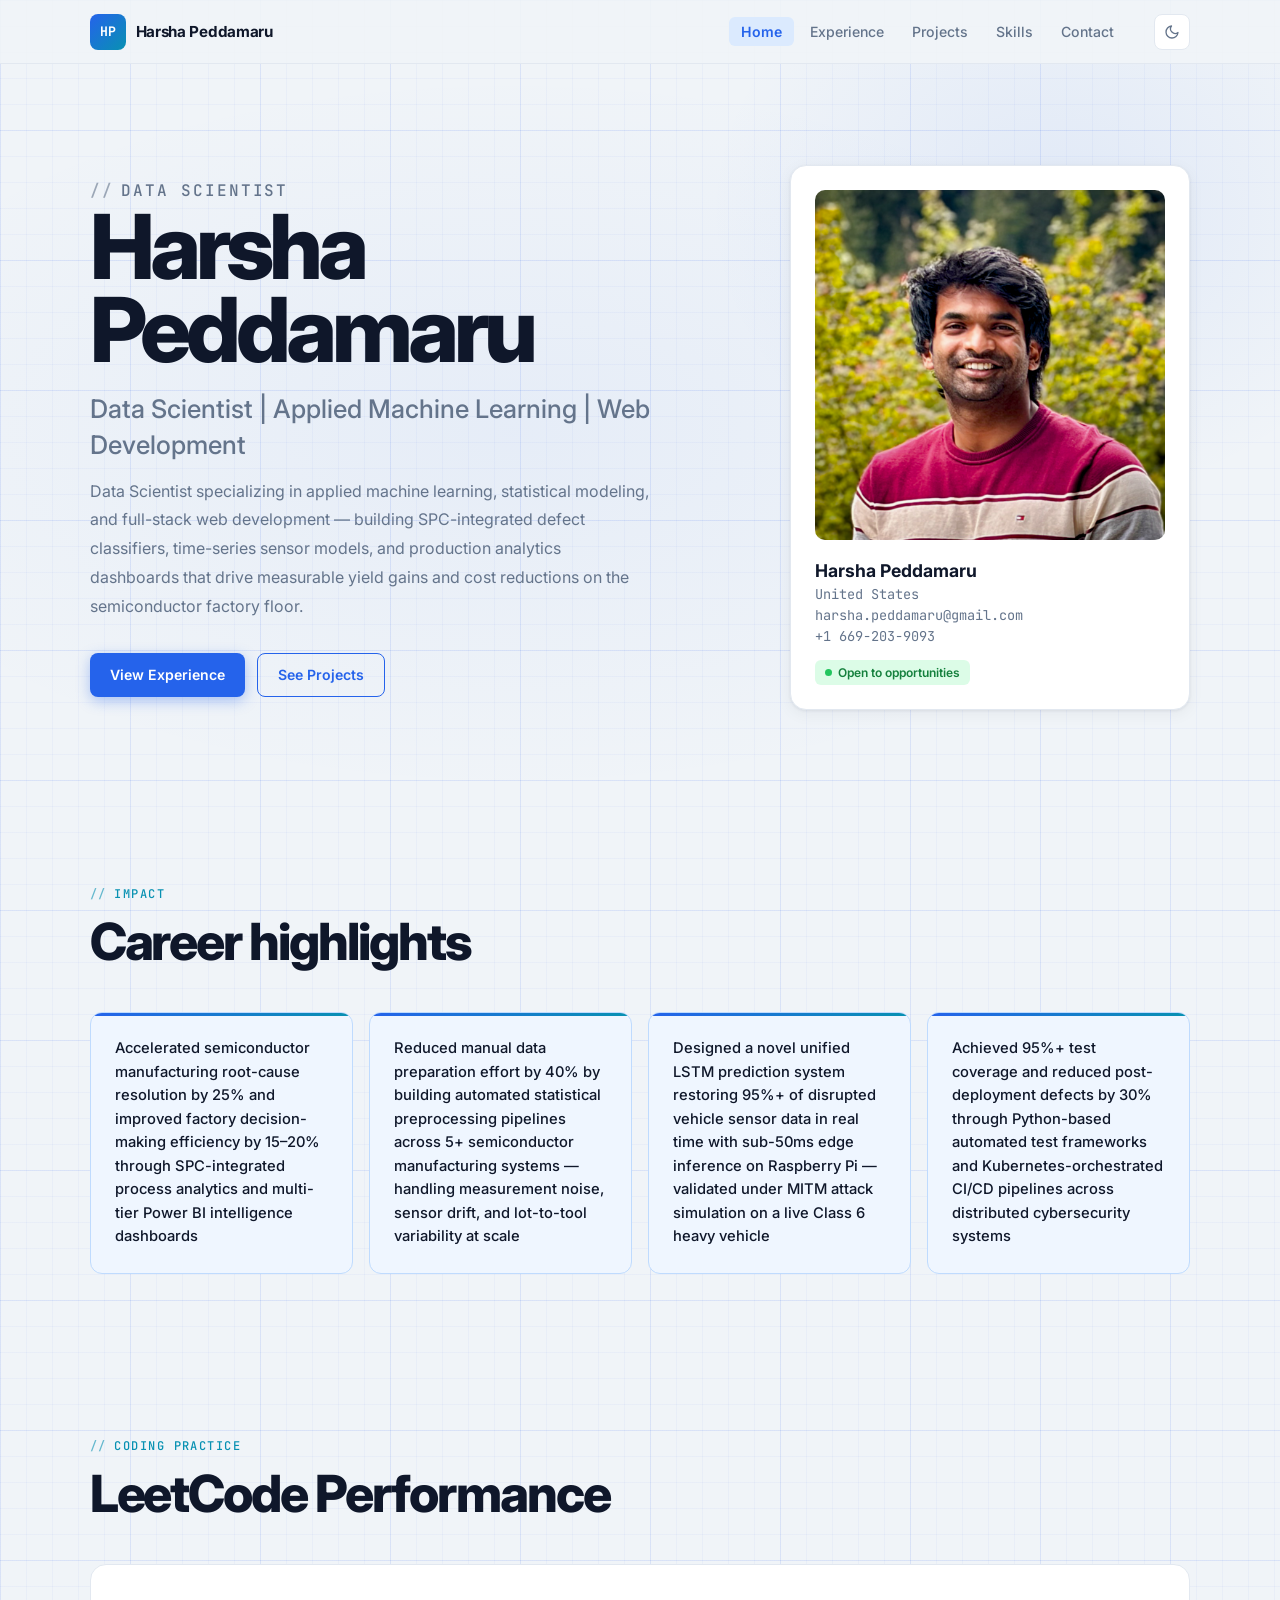
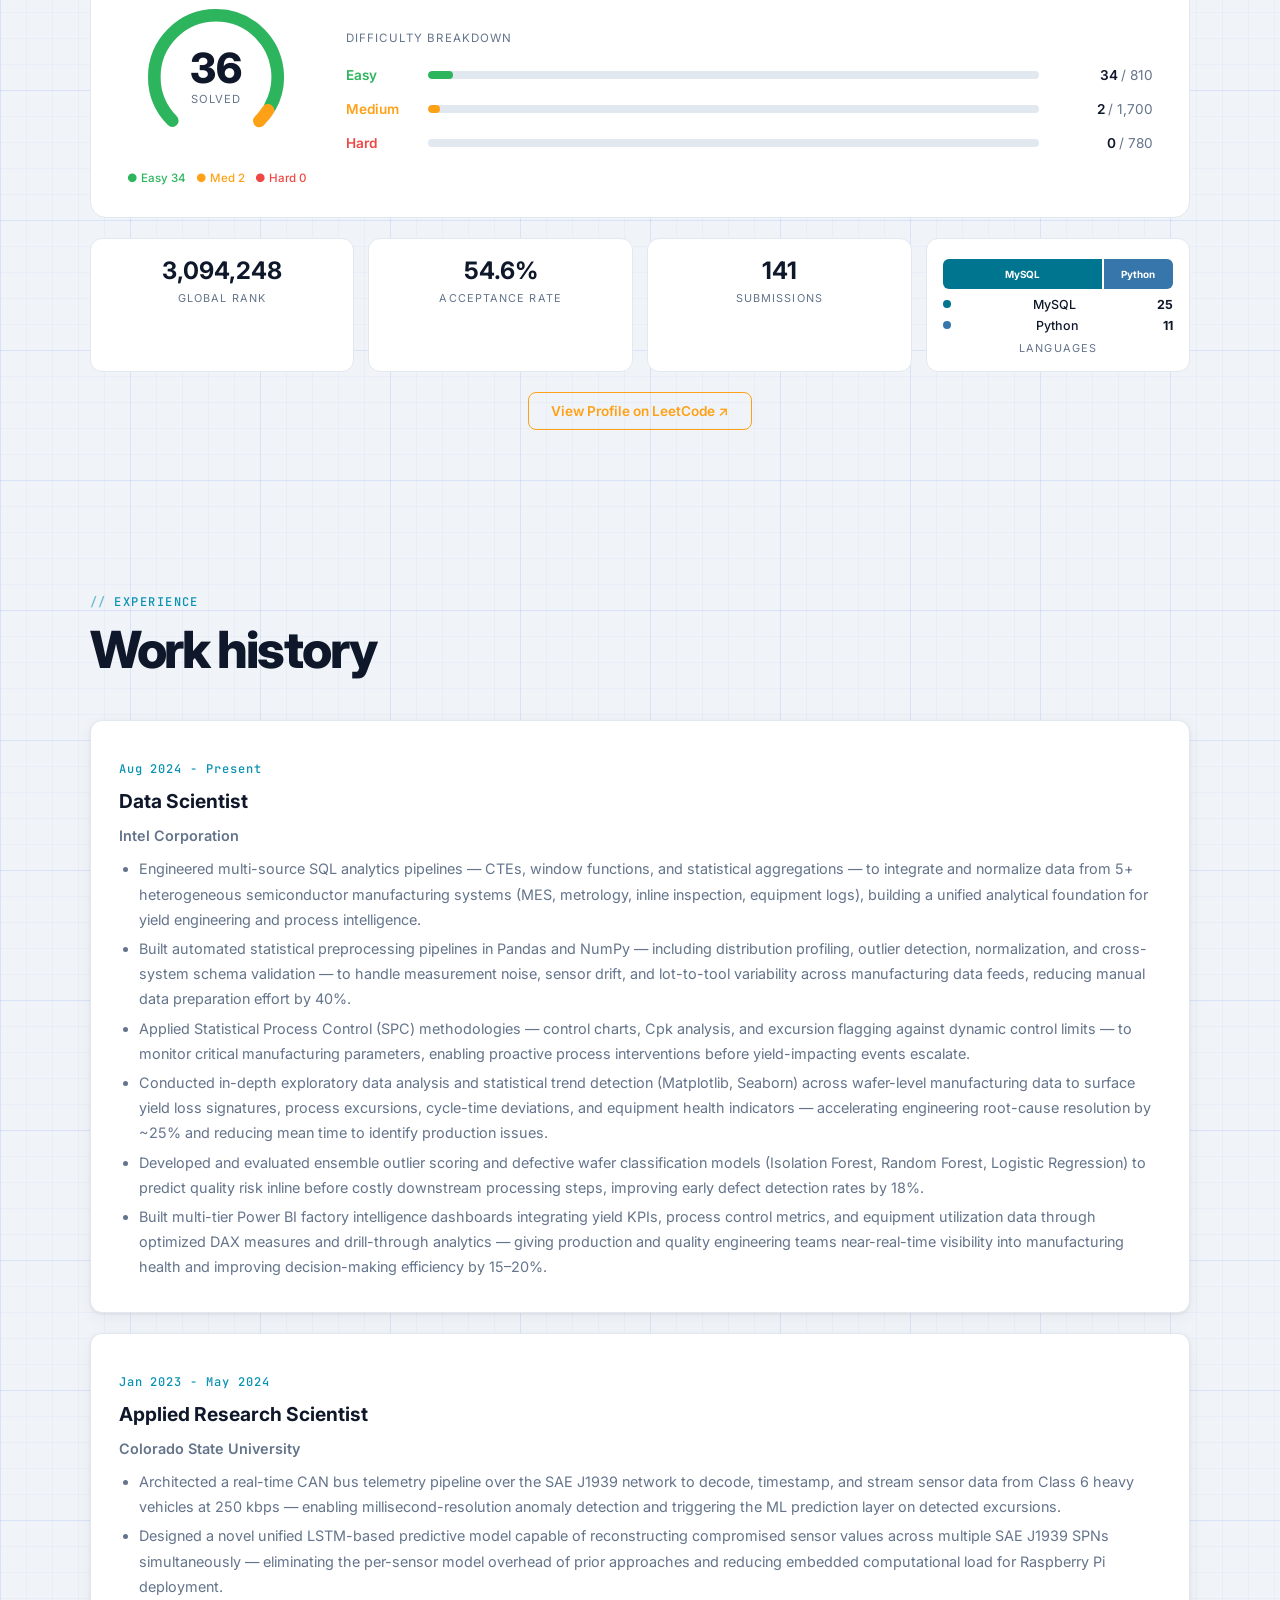
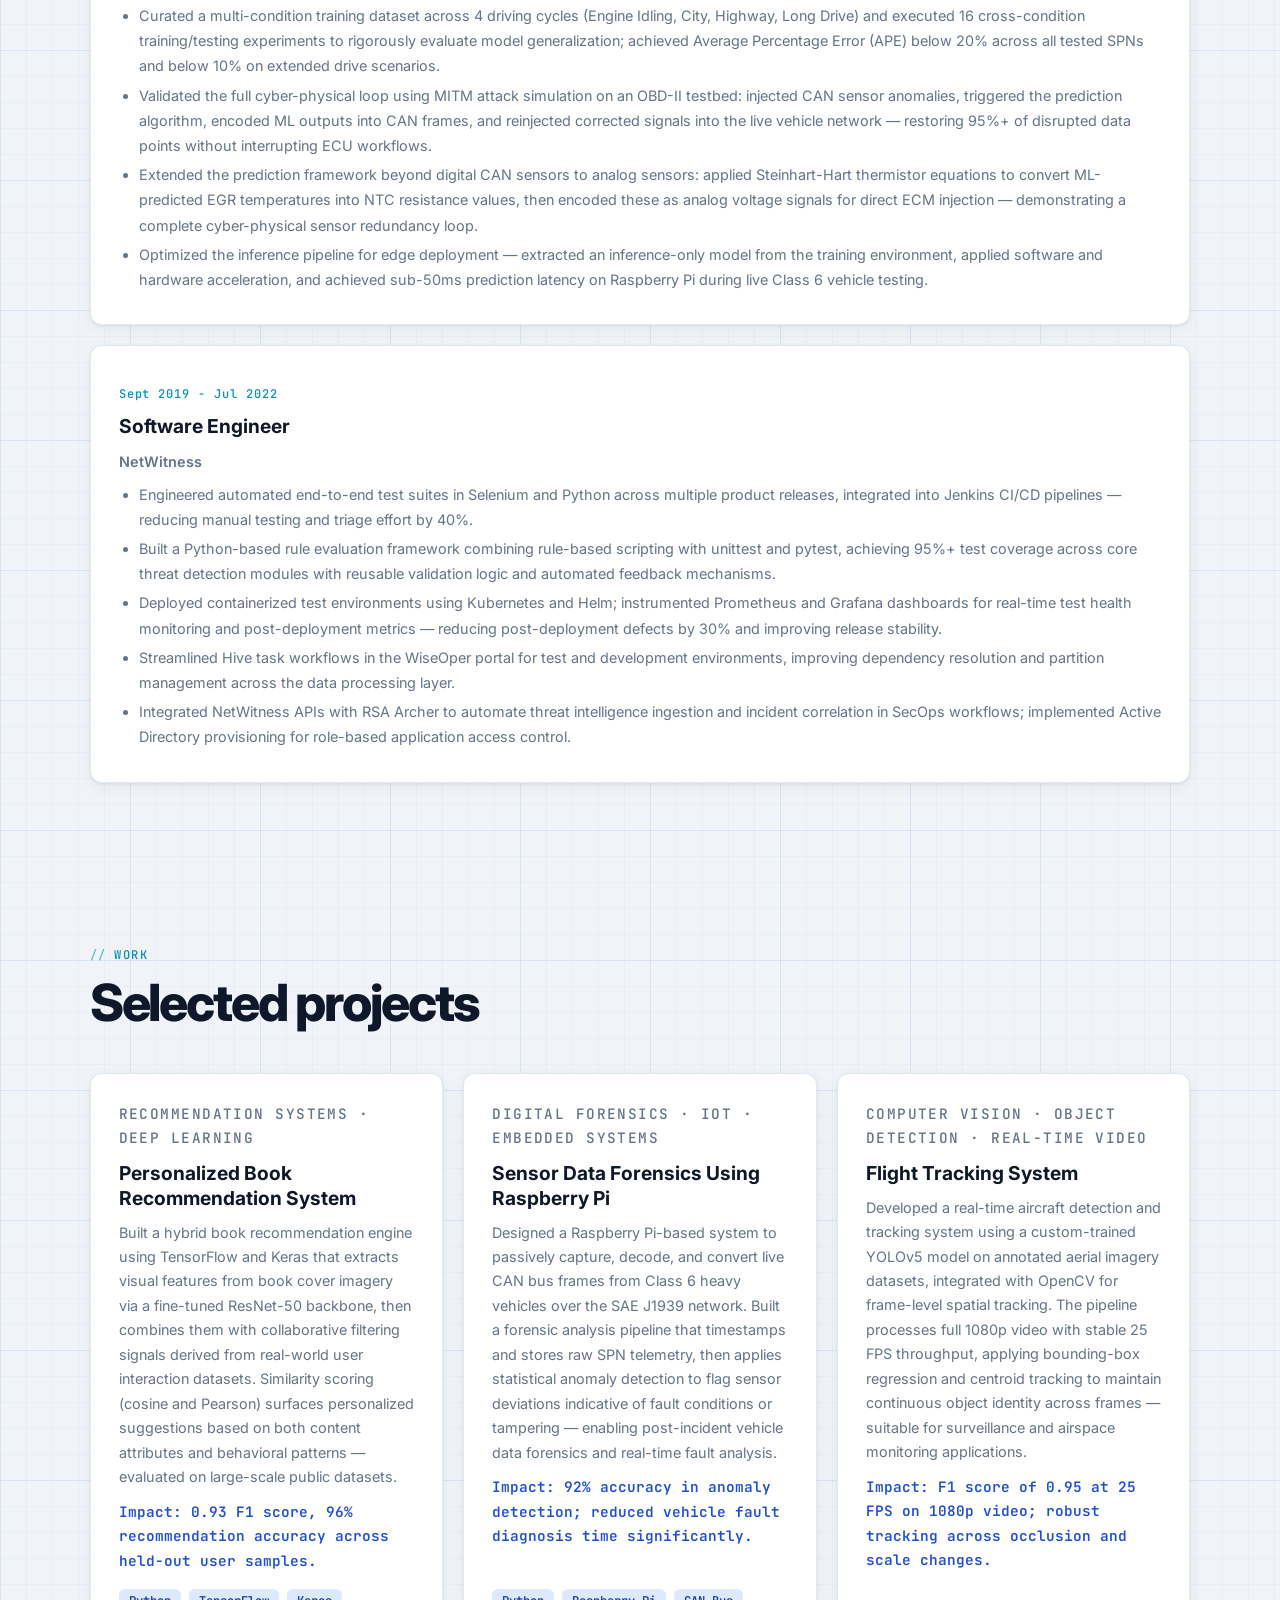
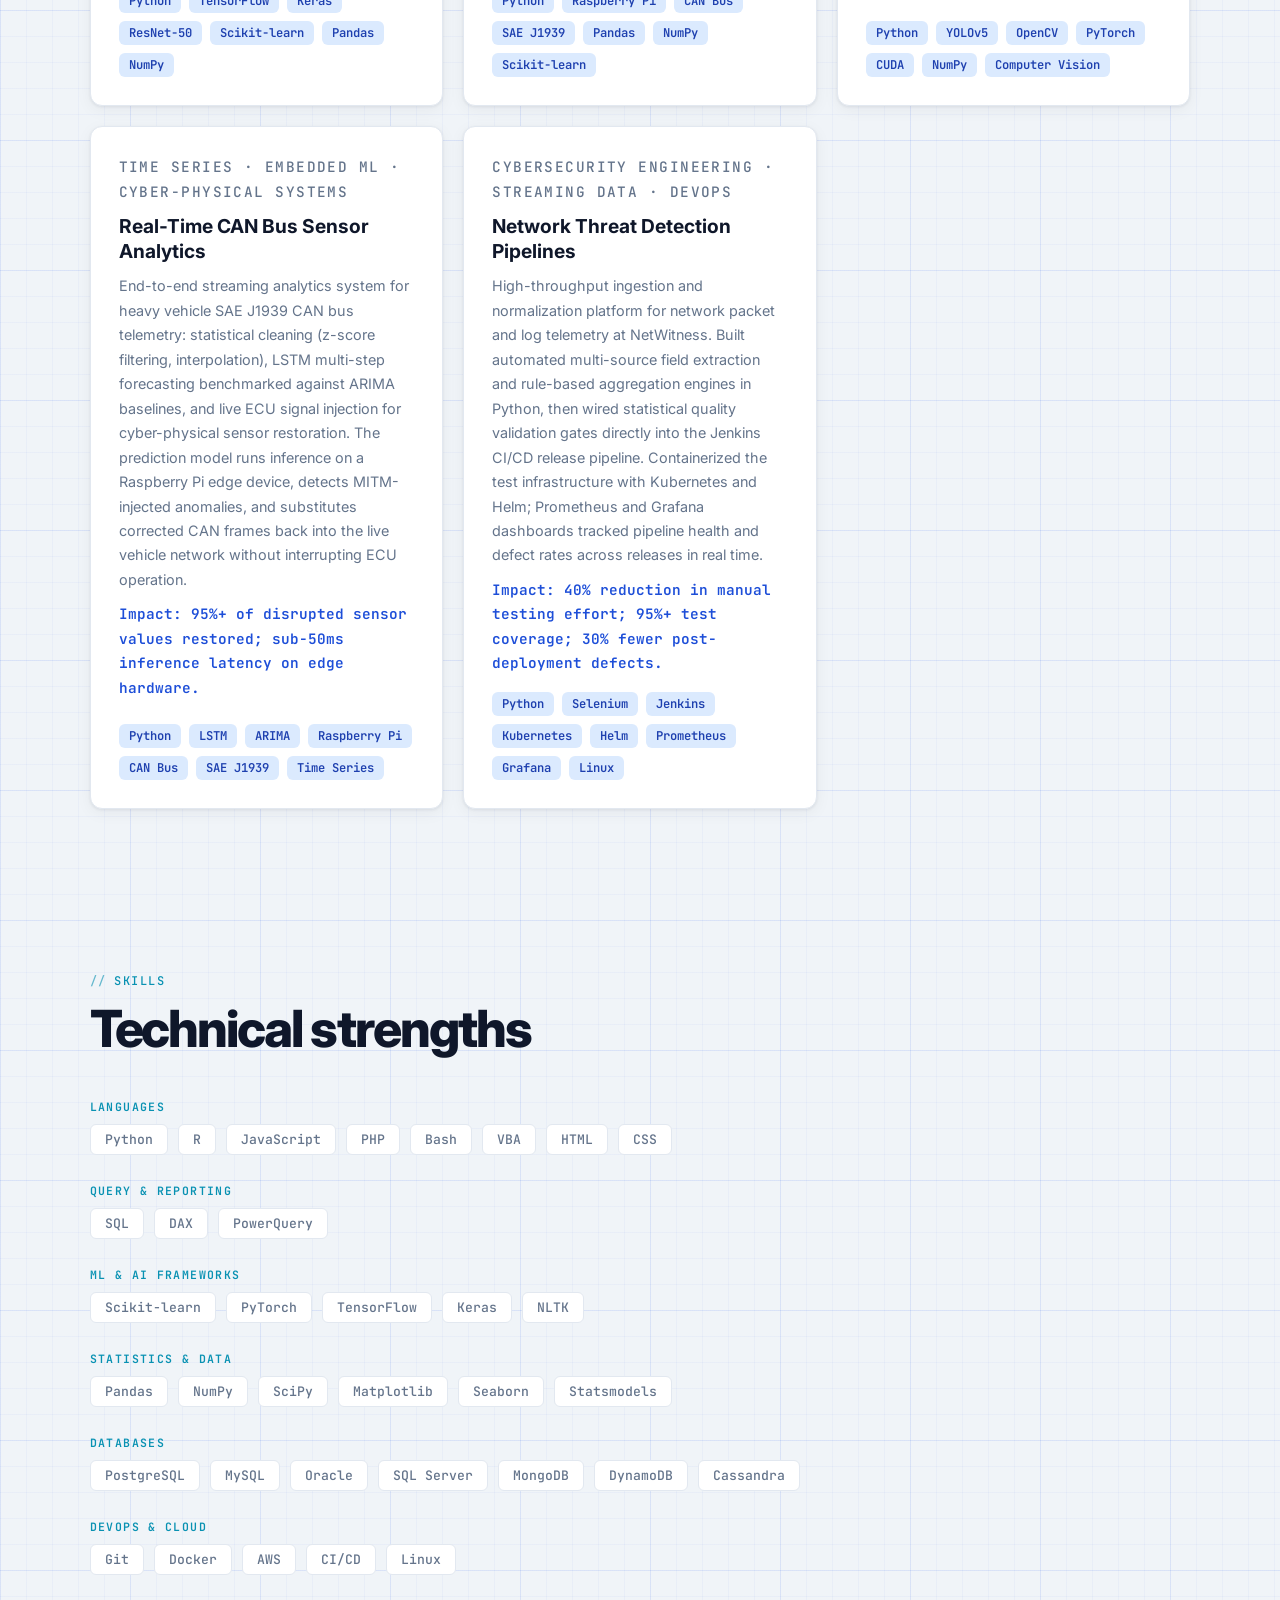
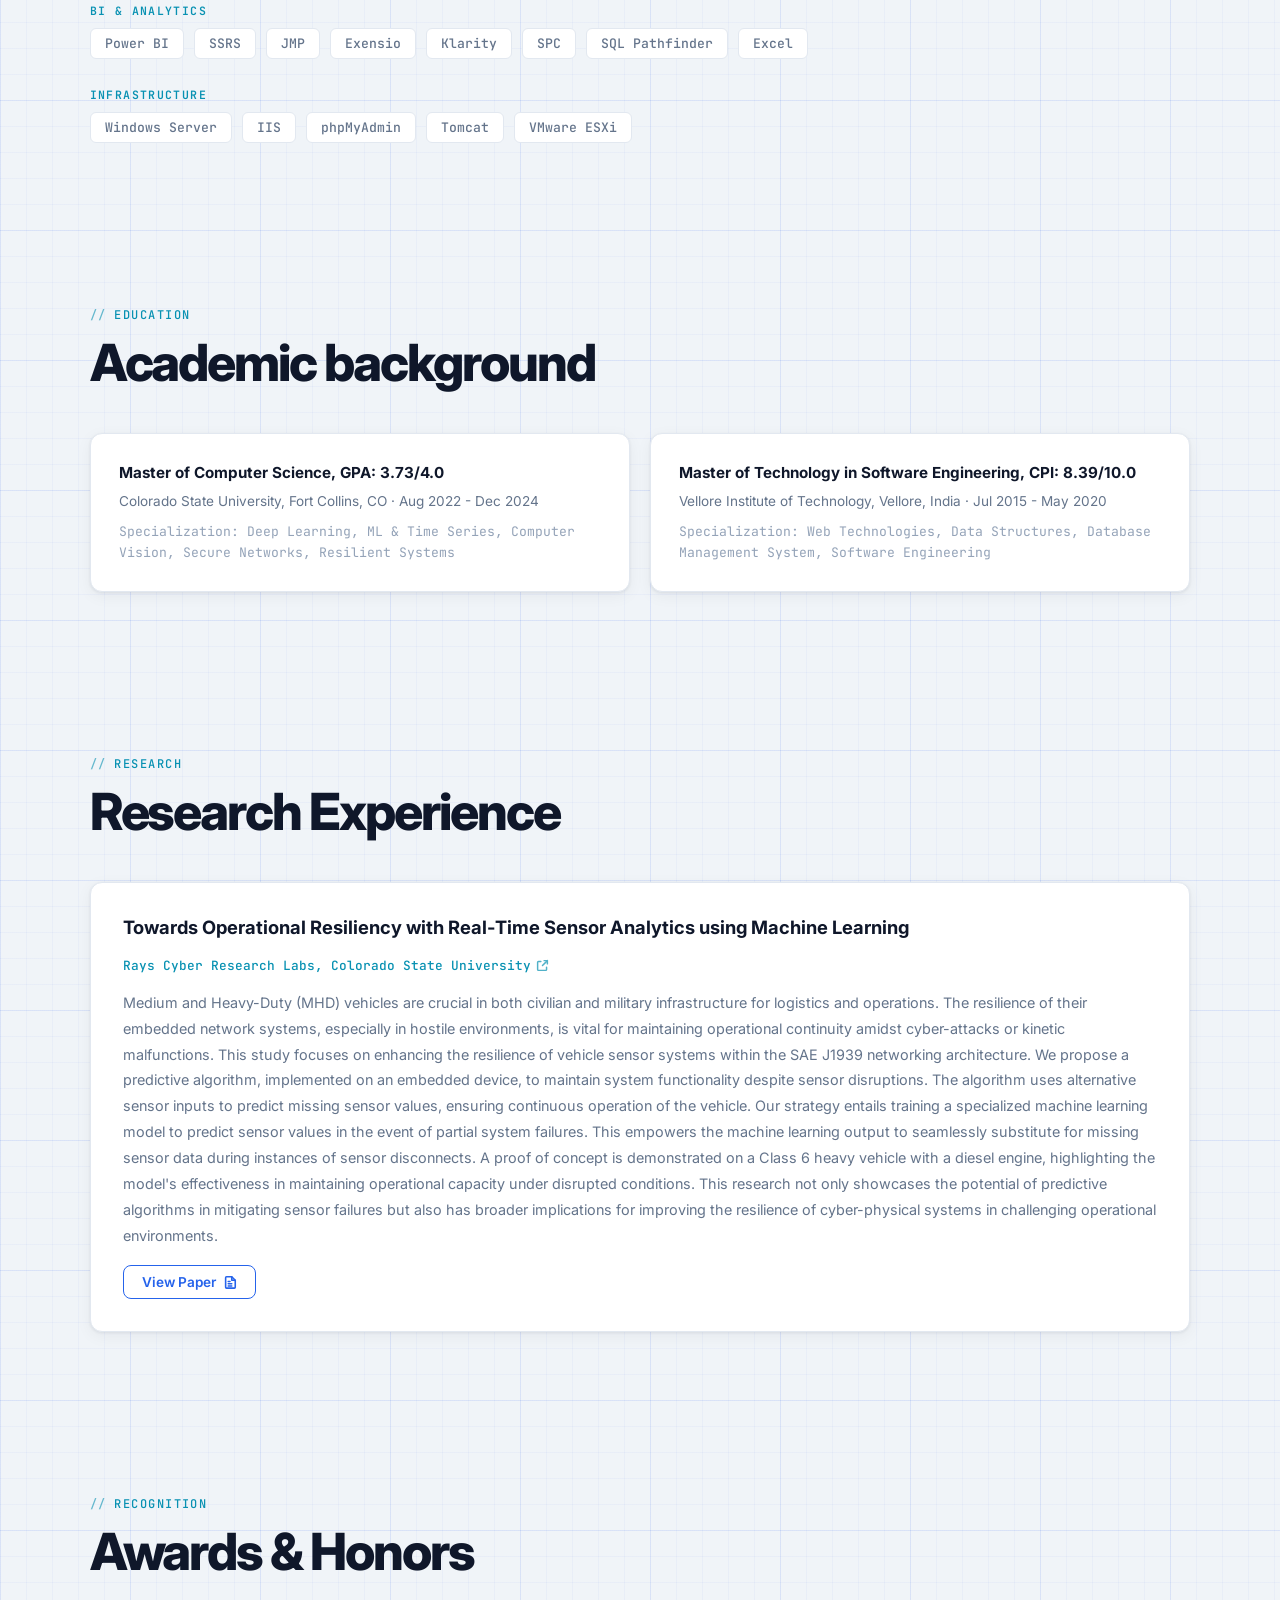
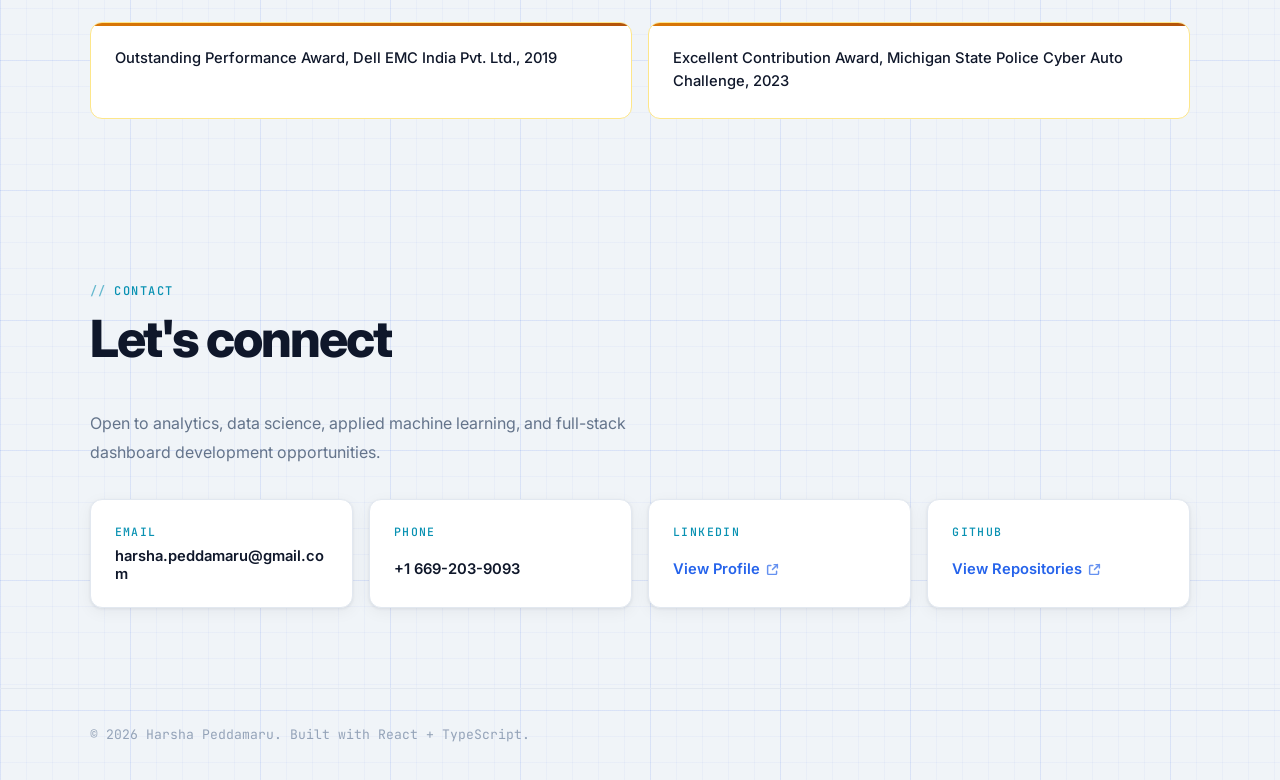
<file: index.html>
<!doctype html>
<html lang="en">
  <head>
    <meta charset="UTF-8" />
    <meta name="viewport" content="width=device-width, initial-scale=1.0" />
    <title>Harsha Peddamaru</title>
    <script type="module" crossorigin src="/assets/index-CgqrMMTv.js"></script>
    <link rel="stylesheet" crossorigin href="/assets/index-CUprcxTv.css">
  </head>
  <body>
    <div id="root"></div>
  </body>
</html>
</file>
<file: assets/index-CUprcxTv.css>
@import "https://fonts.googleapis.com/css2?family=Inter:wght@400;500;600;700;800&family=JetBrains+Mono:wght@400;500&display=swap";:root{--font-sans:"Inter", ui-sans-serif, system-ui, -apple-system, sans-serif;--font-mono:"JetBrains Mono", "Fira Code", ui-monospace, monospace;--bg:#f0f4f8;--bg-hero:#eaf1fb;--bg-grid:#2563eb0f;--surface:#fff;--surface-alt:#f8fafc;--border:#e2e8f0;--border-strong:#cbd5e1;--text:#0f172a;--text-muted:#64748b;--text-faint:#94a3b8;--accent:#2563eb;--accent-hover:#1d4ed8;--accent-muted:#dbeafe;--accent2:#0891b2;--eyebrow-color:#0891b2;--tag-bg:#dbeafe;--tag-text:#1e40af;--brand-bg:linear-gradient(135deg, #2563eb, #0891b2);--brand-text:#fff;--navbar-bg:#f0f4f8e0;--card-shadow:0 1px 3px #0f172a12, 0 4px 16px #0f172a0d;--card-shadow-hover:0 8px 32px #0f172a1f;--btn-primary-bg:#2563eb;--btn-primary-text:#fff;--btn-secondary-border:#2563eb;--btn-secondary-text:#2563eb;--highlight-card-border:#bfdbfe;--highlight-card-bg:#eff6ff;--impact-color:#1d4ed8;--grid-line:#2563eb0a;--grid-line-major:#2563eb14;--grid-cell:26px;--grid-major:130px}[data-theme=dark]{--bg:#060b14;--bg-hero:#080d1a;--bg-grid:#38bdf80a;--surface:#0d1117;--surface-alt:#161b22;--border:#21262d;--border-strong:#30363d;--text:#e6edf3;--text-muted:#8b949e;--text-faint:#484f58;--accent:#38bdf8;--accent-hover:#7dd3fc;--accent-muted:#082f49;--accent2:#22d3ee;--eyebrow-color:#38bdf8;--tag-bg:#0c2545;--tag-text:#7dd3fc;--brand-bg:linear-gradient(135deg, #1d4ed8, #0891b2);--brand-text:#fff;--navbar-bg:#060b14e0;--card-shadow:0 1px 3px #00000080, 0 4px 16px #00000059;--grid-line:#38bdf80a;--grid-line-major:#38bdf814;--card-shadow-hover:0 8px 32px #0009;--btn-primary-bg:#1d4ed8;--btn-primary-text:#fff;--btn-secondary-border:#38bdf8;--btn-secondary-text:#38bdf8;--highlight-card-border:#1e3a5f;--highlight-card-bg:#0d1f36;--impact-color:#7dd3fc}*,:before,:after{box-sizing:border-box}html{scroll-behavior:smooth}body{min-width:320px;min-height:100vh;font-family:var(--font-sans);background-color:var(--bg);background-image: linear-gradient(var(--grid-line-major) 1.5px, transparent 1.5px),  linear-gradient(90deg, var(--grid-line-major) 1.5px, transparent 1.5px),  linear-gradient(var(--grid-line) 1px, transparent 1px),  linear-gradient(90deg, var(--grid-line) 1px, transparent 1px);background-size:var(--grid-major) var(--grid-major), var(--grid-major) var(--grid-major), var(--grid-cell) var(--grid-cell), var(--grid-cell) var(--grid-cell);color:var(--text);-webkit-font-smoothing:antialiased;margin:0;transition:background-color .2s,color .2s}a{color:inherit;text-decoration:none}ul{margin:0;padding-left:1.25rem}li{line-height:1.75}.app-shell{flex-direction:column;min-height:100vh;display:flex}main{flex:1}.navbar{z-index:100;background:var(--navbar-bg);-webkit-backdrop-filter:blur(20px);border-bottom:1px solid var(--border);justify-content:space-between;align-items:center;height:64px;padding:0 7vw;transition:background .2s,border-color .2s;display:flex;position:sticky;top:0}.brand{letter-spacing:-.02em;color:var(--text);cursor:pointer;font-size:.95rem;font-weight:700;font-family:var(--font-sans);background:0 0;border:none;align-items:center;gap:10px;padding:0;display:flex}.brand-mark{background:var(--brand-bg);width:36px;height:36px;color:var(--brand-text);font-size:.82rem;font-weight:700;font-family:var(--font-mono);border-radius:8px;flex-shrink:0;place-items:center;display:inline-grid}.navbar-right{align-items:center;gap:28px;display:flex}.nav-links{gap:4px;font-size:.88rem;font-weight:500;display:flex}.nav-links a,.nav-links button{color:var(--text-muted);cursor:pointer;font-size:.88rem;font-weight:500;font-family:var(--font-sans);background:0 0;border:none;border-radius:6px;padding:6px 12px;transition:color .15s,background .15s}.nav-links a:hover,.nav-links button:hover{color:var(--text);background:var(--surface-alt)}.nav-links a.active,.nav-links button.active{color:var(--accent);background:var(--accent-muted);font-weight:600}.theme-toggle{border:1px solid var(--border);background:var(--surface);width:36px;height:36px;color:var(--text-muted);cursor:pointer;border-radius:8px;flex-shrink:0;place-items:center;transition:color .15s,background .15s,border-color .15s;display:inline-grid}.theme-toggle:hover{color:var(--accent);border-color:var(--accent);background:var(--accent-muted)}.hero-section{grid-template-columns:1.1fr .9fr;align-items:center;gap:64px;min-height:82vh;padding:80px 7vw 72px;display:grid;position:relative;overflow:hidden}.hero-section:before{content:"";pointer-events:none;background:radial-gradient(80% 70% at 40%,#2563eb0d 0%,#0000 70%);position:absolute;inset:0}[data-theme=dark] .hero-section:before{background:radial-gradient(80% 70% at 40%,#38bdf80f 0%,#0000 70%)}.hero-section:after{content:"";pointer-events:none;background:radial-gradient(#2563eb14 0%,#0000 70%);width:55%;height:80%;position:absolute;top:-20%;right:-10%}[data-theme=dark] .hero-section:after{background:radial-gradient(#38bdf812 0%,#0000 70%)}.hero-content{z-index:1;position:relative}.hero-content h1{letter-spacing:-.055em;color:var(--text);margin:0;font-size:clamp(3rem,7vw,6.5rem);font-weight:800;line-height:.92}.hero-content h2{color:var(--text-muted);max-width:560px;margin:20px 0 14px;font-size:clamp(1.1rem,2.2vw,1.6rem);font-weight:500;line-height:1.4}.hero-content p{max-width:560px;color:var(--text-muted);margin:0;font-size:1rem;line-height:1.8}.eyebrow{font-family:var(--font-mono);letter-spacing:.12em;text-transform:uppercase;color:var(--eyebrow-color);align-items:center;gap:8px;margin-bottom:20px;font-size:.75rem;font-weight:500;display:inline-flex}.eyebrow:before{content:"//";opacity:.6}.hero-actions{flex-wrap:wrap;gap:12px;margin-top:32px;display:flex}.primary-button,.secondary-button{min-height:44px;font-size:.88rem;font-weight:600;font-family:var(--font-sans);cursor:pointer;border:none;border-radius:8px;justify-content:center;align-items:center;gap:8px;padding:0 20px;transition:transform .15s,box-shadow .15s,background .15s;display:inline-flex}.primary-button{background:var(--btn-primary-bg);color:var(--btn-primary-text);box-shadow:0 4px 14px #2563eb59}.primary-button:hover{background:var(--accent-hover);transform:translateY(-2px);box-shadow:0 6px 20px #2563eb66}.secondary-button{color:var(--btn-secondary-text);background:0 0;border:1.5px solid var(--btn-secondary-border)!important}.secondary-button:hover{background:var(--accent-muted);transform:translateY(-2px)}.profile-card{z-index:1;background:var(--surface);border:1px solid var(--border);width:min(400px,100%);box-shadow:var(--card-shadow);border-radius:16px;justify-self:end;padding:24px;transition:box-shadow .2s,border-color .2s;position:relative}.profile-photo-wrap{aspect-ratio:1;background:var(--surface-alt);border-radius:10px;width:100%;margin-bottom:20px;overflow:hidden}.profile-photo-wrap img{object-fit:cover;width:100%;height:100%;display:block}.profile-card h3{color:var(--text);margin:0 0 4px;font-size:1.1rem;font-weight:700}.profile-card p{color:var(--text-muted);font-size:.85rem;font-family:var(--font-mono);margin:3px 0}.profile-card .profile-status{color:#15803d;background:#dcfce7;border-radius:6px;align-items:center;gap:6px;margin-top:12px;padding:5px 10px;font-size:.75rem;font-weight:600;display:inline-flex}[data-theme=dark] .profile-card .profile-status{color:#4ade80;background:#052e16}.profile-status-dot{background:#22c55e;border-radius:50%;width:7px;height:7px;animation:2s infinite pulse}@keyframes pulse{0%,to{opacity:1}50%{opacity:.4}}.content-section{padding:80px 7vw}.compact-top{padding-top:0}.section-title{margin-bottom:40px}.section-title span{font-family:var(--font-mono);letter-spacing:.12em;text-transform:uppercase;color:var(--eyebrow-color);align-items:center;gap:8px;font-size:.75rem;font-weight:500;display:inline-flex}.section-title span:before{content:"//";opacity:.6}.section-title h2{letter-spacing:-.04em;color:var(--text);margin:8px 0 0;font-size:clamp(2rem,4vw,3.5rem);font-weight:800}.highlight-grid{grid-template-columns:repeat(auto-fit,minmax(240px,1fr));gap:16px;display:grid}.highlight-card{border:1px solid var(--highlight-card-border);background:var(--highlight-card-bg);color:var(--text);border-radius:12px;padding:24px;font-size:.92rem;font-weight:500;line-height:1.6;position:relative;overflow:hidden}.highlight-card:before{content:"";background:linear-gradient(90deg, var(--accent), var(--accent2));border-radius:12px 12px 0 0;height:3px;position:absolute;top:0;left:0;right:0}.award-card{background:var(--surface);color:var(--text);border:1px solid #fde68a;border-radius:12px;padding:24px;font-size:.92rem;font-weight:500;line-height:1.6;position:relative;overflow:hidden}[data-theme=dark] .award-card{border-color:#44300a}.award-card:before{content:"";background:linear-gradient(90deg,#d97706,#b45309);border-radius:12px 12px 0 0;height:3px;position:absolute;top:0;left:0;right:0}[data-theme=dark] .award-card:before{background:linear-gradient(90deg,#f59e0b,#d97706)}.skills-grid{flex-wrap:wrap;gap:10px;display:flex}.skill-badge{background:var(--surface);border:1px solid var(--border);font-size:.82rem;font-weight:500;font-family:var(--font-mono);color:var(--text-muted);cursor:default;border-radius:6px;padding:6px 14px;transition:background .15s,border-color .15s,color .15s}.skill-badge:hover{background:var(--accent-muted);border-color:var(--accent);color:var(--accent)}.project-grid{grid-template-columns:repeat(auto-fit,minmax(300px,1fr));gap:20px;display:grid}.project-card{border:1px solid var(--border);background:var(--surface);box-shadow:var(--card-shadow);border-radius:12px;flex-direction:column;gap:10px;padding:28px;transition:transform .2s,box-shadow .2s,border-color .2s;display:flex}.project-card:hover{box-shadow:var(--card-shadow-hover);border-color:var(--accent);transform:translateY(-4px)}.project-category{font-family:var(--font-mono);letter-spacing:.1em;text-transform:uppercase;color:var(--eyebrow-color);font-size:.72rem;font-weight:500}.project-card h3{color:var(--text);margin:0;font-size:1.2rem;font-weight:700;line-height:1.3}.project-card p{color:var(--text-muted);margin:0;font-size:.9rem;line-height:1.7}.impact-line{font-size:.85rem;font-weight:600;font-family:var(--font-mono);color:var(--impact-color)!important}.tag-list{flex-wrap:wrap;gap:8px;margin-top:auto;padding-top:6px;display:flex}.tag-list span{background:var(--tag-bg);color:var(--tag-text);font-size:.76rem;font-weight:600;font-family:var(--font-mono);border-radius:6px;padding:4px 10px}.timeline{gap:20px;display:grid}.timeline-item{border:1px solid var(--border);background:var(--surface);box-shadow:var(--card-shadow);border-radius:12px;padding:28px;transition:border-color .2s}.timeline-item:hover{border-color:var(--border-strong)}.timeline-period{font-family:var(--font-mono);letter-spacing:.08em;color:var(--eyebrow-color);font-size:.75rem;font-weight:500}.timeline-item h3{color:var(--text);margin:6px 0 4px;font-size:1.2rem;font-weight:700}.company-name{color:var(--text-muted);margin-bottom:12px;font-size:.9rem;font-weight:600}.timeline-item ul{margin-top:12px}.timeline-item li{color:var(--text-muted);margin-bottom:4px;font-size:.9rem;line-height:1.75}.education-entry{color:var(--text-muted);font-size:.9rem;line-height:1.7}.education-entry+.education-entry{border-top:1px solid var(--border);margin-top:16px;padding-top:16px}.education-entry strong{color:var(--text);font-weight:600}.contact-grid{grid-template-columns:repeat(auto-fit,minmax(240px,1fr));gap:16px;display:grid}.contact-card{border:1px solid var(--border);background:var(--surface);box-shadow:var(--card-shadow);border-radius:12px;gap:8px;padding:24px;transition:border-color .15s,transform .15s;display:grid}.contact-card:hover{border-color:var(--accent);transform:translateY(-2px)}.contact-card span{font-family:var(--font-mono);letter-spacing:.12em;text-transform:uppercase;color:var(--eyebrow-color);font-size:.72rem;font-weight:500}.contact-card strong{color:var(--text);word-break:break-all;align-items:center;gap:6px;font-size:.92rem;font-weight:600;display:flex}.contact-card--link strong{color:var(--accent)}.contact-card--link:hover strong{color:var(--accent-hover)}.ext-icon{opacity:.7;flex-shrink:0;width:13px;height:13px;transition:opacity .15s,transform .15s}.contact-card--link:hover .ext-icon{opacity:1;transform:translate(2px,-2px)}.footer{border-top:1px solid var(--border);color:var(--text-faint);font-size:.82rem;font-family:var(--font-mono);justify-content:space-between;align-items:center;padding:24px 7vw;display:flex}.contact-lead{color:var(--text-muted);max-width:560px;margin-bottom:32px;font-size:1rem;line-height:1.8}@keyframes slideInLeft{0%{opacity:0;transform:translate(-110px)}to{opacity:1;transform:translate(0)}}@keyframes slideInRight{0%{opacity:0;transform:translate(110px)}to{opacity:1;transform:translate(0)}}.slide-from-left{animation:.85s cubic-bezier(.16,1,.3,1) both slideInLeft}.slide-from-right{animation:.85s cubic-bezier(.16,1,.3,1) both slideInRight}.delay-1{animation-delay:.15s}.delay-2{animation-delay:.3s}.anim-item{opacity:0;will-change:opacity, transform;transition:opacity .7s cubic-bezier(.16,1,.3,1),transform .7s cubic-bezier(.16,1,.3,1)}.anim-child{opacity:0;will-change:opacity, transform;transition:opacity .65s cubic-bezier(.16,1,.3,1),transform .65s cubic-bezier(.16,1,.3,1),box-shadow .18s,border-color .18s}.anim-item.from-left,.anim-child.from-left{transform:translate(-90px)}.anim-item.from-right,.anim-child.from-right{transform:translate(90px)}.anim-item.from-up,.anim-child.from-up{transform:translateY(48px)}.anim-item.is-visible,.anim-container.is-visible .anim-child{opacity:1;will-change:auto;transform:translate(0)}main{overflow-x:clip}.hamburger{border:1px solid var(--border);background:var(--surface);width:36px;height:36px;color:var(--text-muted);cursor:pointer;border-radius:8px;flex-shrink:0;place-items:center;transition:color .15s,background .15s,border-color .15s;display:none}.hamburger:hover{color:var(--text);background:var(--surface-alt)}.mobile-menu{z-index:99;background:var(--navbar-bg);-webkit-backdrop-filter:blur(20px);border-bottom:1px solid var(--border);opacity:0;pointer-events:none;flex-direction:column;gap:2px;padding:8px 5vw 16px;transition:opacity .22s,transform .22s cubic-bezier(.16,1,.3,1);display:flex;position:fixed;top:64px;left:0;right:0;transform:translateY(-10px)}.mobile-menu.open{opacity:1;pointer-events:auto;transform:translateY(0)}.mobile-nav{flex-direction:column;gap:2px;display:flex}.mobile-nav button{width:100%;color:var(--text-muted);font-family:var(--font-sans);text-align:left;cursor:pointer;background:0 0;border:none;border-radius:8px;padding:12px 14px;font-size:1rem;font-weight:500;transition:background .15s,color .15s}.mobile-nav button:hover{background:var(--surface-alt);color:var(--text)}.mobile-nav button.active{background:var(--accent-muted);color:var(--accent);font-weight:600}.mobile-menu-divider{background:var(--border);height:1px;margin:6px 0}.mobile-theme-btn{width:100%;color:var(--text-muted);font-family:var(--font-sans);cursor:pointer;background:0 0;border:none;border-radius:8px;align-items:center;gap:10px;padding:12px 14px;font-size:.95rem;font-weight:500;transition:background .15s,color .15s;display:flex}.mobile-theme-btn:hover{background:var(--surface-alt);color:var(--text)}@media (width<=860px){.navbar{padding:0 5vw}.hero-section{grid-template-columns:1fr;gap:32px;min-height:auto;padding:48px 5vw 40px}.hero-section:after{display:none}.profile-card{order:-1;justify-self:center;width:100%;max-width:420px}.content-section{padding:56px 5vw}.compact-top{padding-top:0}.footer{text-align:center;flex-direction:column;gap:8px}}@media (width<=700px){.hamburger{display:inline-grid}.nav-links{display:none}@keyframes slideInLeft{0%{opacity:0;transform:translate(-55px)}to{opacity:1;transform:translate(0)}}@keyframes slideInRight{0%{opacity:0;transform:translate(55px)}to{opacity:1;transform:translate(0)}}.anim-item.from-left,.anim-child.from-left,.anim-item.from-right,.anim-child.from-right{transform:translateY(32px)}.hero-content h1{letter-spacing:-.04em;font-size:clamp(2.6rem,10vw,4rem)}.hero-content h2{font-size:1rem}.profile-photo-wrap{max-height:270px}.section-title h2{letter-spacing:-.03em;font-size:clamp(1.8rem,7vw,2.5rem)}.content-section{padding:44px 5vw}.highlight-grid,.project-grid,.contact-grid{grid-template-columns:1fr}.timeline-item{padding:20px}.timeline-item h3{font-size:1.05rem}.education-grid{grid-template-columns:1fr}.education-card{padding:20px}}.research-wrap{display:grid}.research-card{border:1px solid var(--border);background:var(--surface);box-shadow:var(--card-shadow);border-radius:12px;flex-direction:column;gap:16px;padding:32px;display:flex}.research-card h3{color:var(--text);margin:0;font-size:1.15rem;font-weight:700;line-height:1.4}.research-group{font-family:var(--font-mono);color:var(--eyebrow-color);align-items:center;gap:5px;font-size:.8rem;font-weight:500;text-decoration:none;transition:opacity .15s;display:inline-flex}.research-group:hover{opacity:.75}.research-abstract{color:var(--text-muted);margin:0;font-size:.9rem;line-height:1.8}.research-doc-btn{border:1.5px solid var(--accent);color:var(--accent);font-size:.85rem;font-weight:600;font-family:var(--font-sans);border-radius:8px;align-self:flex-start;align-items:center;gap:7px;padding:8px 18px;text-decoration:none;transition:background .15s,color .15s;display:inline-flex}.research-doc-btn:hover{background:var(--accent-muted)}.education-grid{grid-template-columns:repeat(auto-fit,minmax(300px,1fr));gap:20px;display:grid}.education-card{border:1px solid var(--border);background:var(--surface);box-shadow:var(--card-shadow);border-radius:12px;flex-direction:column;gap:8px;padding:28px;transition:border-color .2s,box-shadow .2s;display:flex}.education-card:hover{border-color:var(--border-strong);box-shadow:var(--card-shadow-hover)}.education-card strong{color:var(--text);font-size:.95rem;font-weight:700;line-height:1.4}.education-card p{color:var(--text-muted);margin:0;font-size:.85rem;line-height:1.6}.edu-details{font-family:var(--font-mono);color:var(--text-faint)!important;font-size:.82rem!important}.skill-categories{flex-direction:column;gap:28px;display:flex}.skill-category-label{font-family:var(--font-mono);letter-spacing:.12em;text-transform:uppercase;color:var(--eyebrow-color);margin:0 0 10px;font-size:.72rem;font-weight:600}@media (width<=420px){.brand-name{display:none}.hero-content h1{font-size:2.4rem}.hero-actions{flex-direction:column}.hero-actions .primary-button,.hero-actions .secondary-button{justify-content:center;width:100%}.skills-grid{gap:8px}.skill-badge{padding:5px 10px;font-size:.78rem}.tag-list span{font-size:.72rem}}.lc-dashboard{background:var(--surface);border:1px solid var(--border);border-radius:16px;grid-template-columns:auto 1fr;align-items:center;gap:40px;margin-bottom:20px;padding:32px 36px;display:grid}.lc-ring-panel{flex-direction:column;align-items:center;gap:14px;display:flex}.lc-ring-wrap{flex-shrink:0;width:160px;height:160px;position:relative}.lc-ring-center{pointer-events:none;flex-direction:column;justify-content:center;align-items:center;display:flex;position:absolute;inset:0}.lc-ring-count{color:var(--text);font-size:2.6rem;font-weight:800;line-height:1}.lc-ring-label{text-transform:uppercase;letter-spacing:.1em;color:var(--text-muted);margin-top:2px;font-size:.7rem}.lc-legend{color:var(--text-muted);gap:10px;font-size:.72rem;font-weight:500;display:flex}.lc-difficulty-panel{flex-direction:column;gap:18px;display:flex}.lc-panel-label{text-transform:uppercase;letter-spacing:.1em;color:var(--text-muted);margin:0 0 4px;font-size:.72rem}.lc-diff-row{grid-template-columns:68px 1fr 100px;align-items:center;gap:14px;display:grid}.lc-diff-label{font-size:.85rem;font-weight:600}.lc-diff-bar-wrap{background:var(--border);border-radius:99px;height:8px;overflow:hidden}.lc-diff-bar-fill{border-radius:99px;height:100%}.lc-diff-count{color:var(--text);text-align:right;font-size:.85rem;font-weight:600}.lc-diff-total{color:var(--text-muted);font-weight:400}.lc-stats-row{grid-template-columns:repeat(4,1fr);gap:14px;margin-bottom:20px;display:grid}.lc-stat-card{background:var(--surface);border:1px solid var(--border);text-align:center;border-radius:12px;flex-direction:column;align-items:center;gap:8px;padding:20px 16px 16px;display:flex}.lc-stat-value{color:var(--text);font-size:1.5rem;font-weight:700;line-height:1}.lc-stat-label{text-transform:uppercase;letter-spacing:.1em;color:var(--text-muted);font-size:.68rem}.lc-lang-bar{border-radius:6px;gap:2px;width:100%;height:30px;display:flex;overflow:hidden}.lc-lang-seg{color:#fff;white-space:nowrap;text-overflow:ellipsis;justify-content:center;align-items:center;padding:0 4px;font-size:.62rem;font-weight:700;display:flex;overflow:hidden}.lc-lang-legend{flex-direction:column;gap:6px;width:100%;display:flex}.lc-lang-legend-item{align-items:center;gap:6px;display:flex}.lc-lang-dot{border-radius:50%;flex-shrink:0;width:8px;height:8px}.lc-lang-name{color:var(--text);flex:1;font-size:.78rem;font-weight:500}.lc-lang-count{color:var(--text);font-size:.78rem;font-weight:700}.lc-footer{text-align:center}.lc-profile-link{border:1px solid;border-radius:8px;align-items:center;gap:6px;padding:10px 22px;font-size:.85rem;font-weight:600;text-decoration:none;transition:background .18s;display:inline-flex}.lc-profile-link:hover{background:#ffa1161a}@media (width<=700px){.lc-dashboard{grid-template-columns:1fr;gap:28px;padding:24px 20px}.lc-ring-panel{flex-flow:wrap;justify-content:center;align-items:center}.lc-stats-row{grid-template-columns:repeat(2,1fr)}}
</file>
